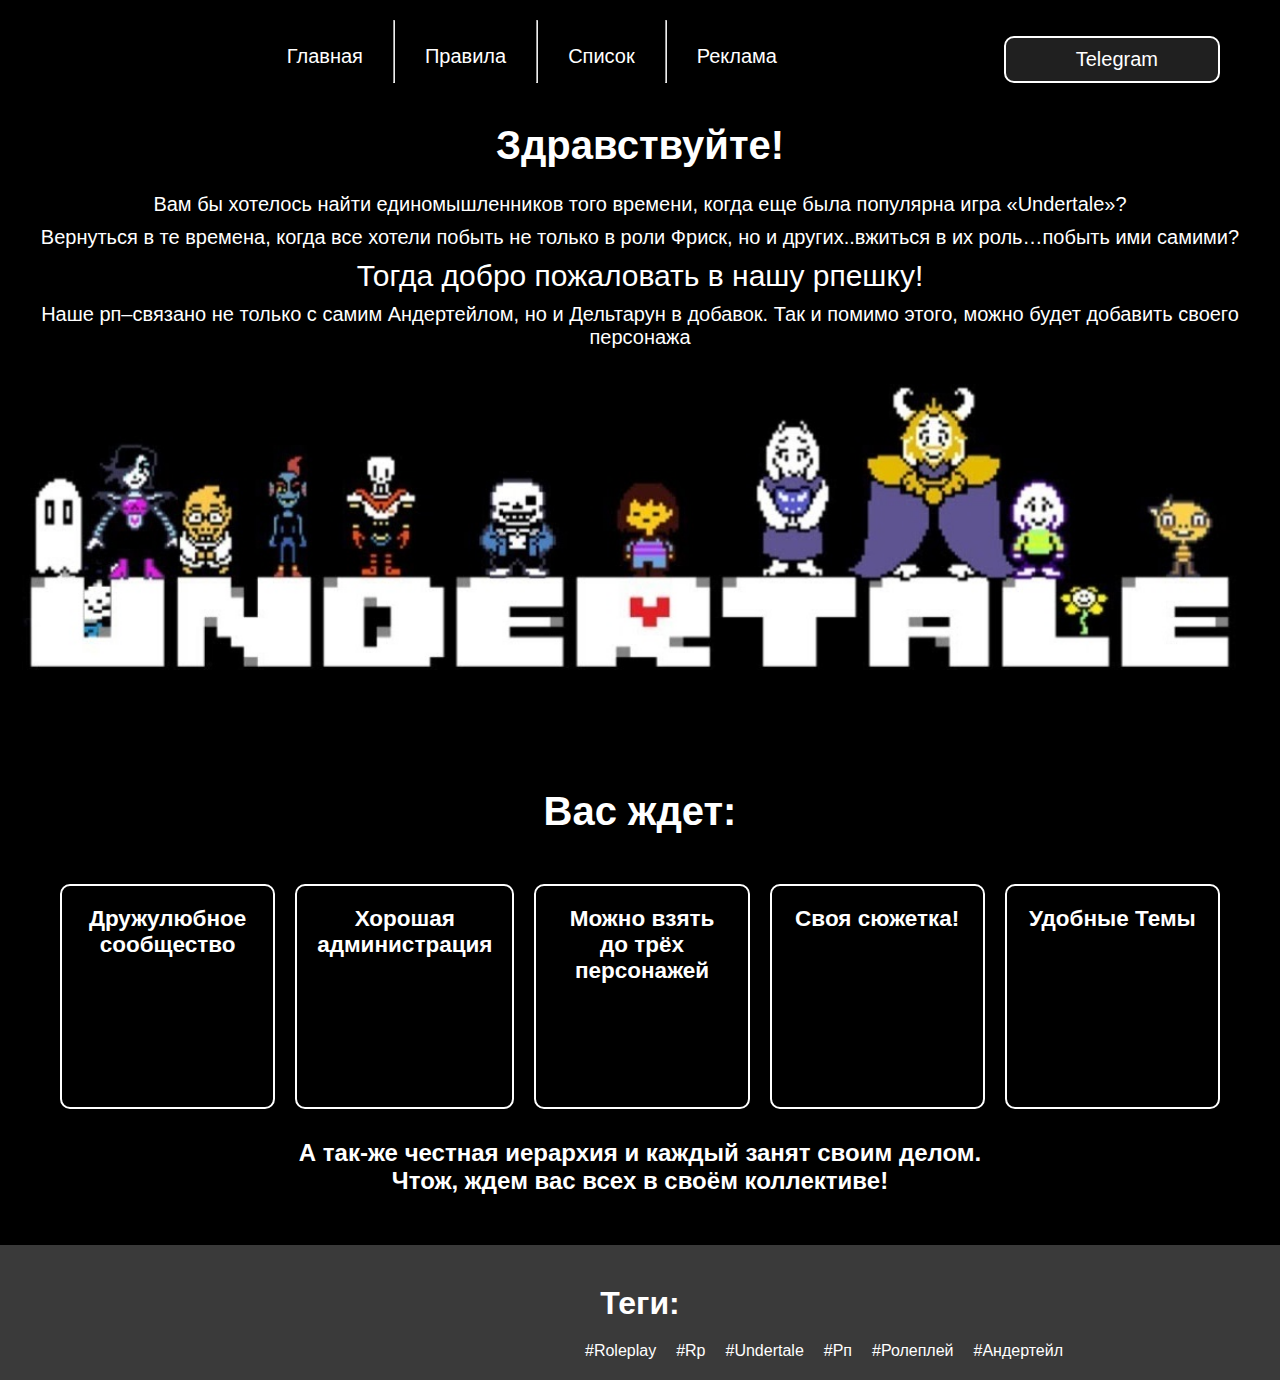
<file: index.html>
<!DOCTYPE html>
<html lang="en">
<head>
    <meta charset="UTF-8">
    <meta http-equiv="X-UA-Compatible" content="IE=edge">
    <meta name="viewport" content="width=device-width, initial-scale=1.0">
    <title>Undertale-RP</title>
    <link rel="stylesheet" href="style.css">
    <link rel="stylesheet" href="https://cdnjs.cloudflare.com/ajax/libs/font-awesome/6.2.0/css/all.min.css" integrity="sha512-xh6O/CkQoPOWDdYTDqeRdPCVd1SpvCA9XXcUnZS2FmJNp1coAFzvtCN9BmamE+4aHK8yyUHUSCcJHgXloTyT2A==" crossorigin="anonymous" referrerpolicy="no-referrer" />
</head>
<body>
    <div class="header">
        <section class="logo"></section>
        <ul>
            <li><a href="#">Главная</a></li>
            <hr>
            <li><a href="rules.html">Правила</a></li>
            <hr>
            <li><a href="">Список</a></li>
            <hr>
            <li><a href="">Реклама</a></li>
        </ul>
        <section class="button">
            <button><i class="fa-brands fa-telegram"></i><a href="https://t.me/Undertale_the_RolePlay" target="_blank">Telegram</a></button>
        </section>
    </div>
    <div class="navbar">
        <section class="a1">
            <h1>Здравствуйте!</h1>
            <ul>
                <li>Вам бы хотелось найти единомышленников того времени, когда еще была популярна игра «Undertale»?</li>
                <li>Вернуться в те времена, когда все хотели побыть не только в роли Фриск, но и других..вжиться в их роль…побыть ими самими?</li>
                <p>Тогда добро пожаловать в нашу рпешку!</p>
                <li>Наше рп–связано не только с самим Андертейлом, но и Дельтарун в добавок. Так и помимо этого, можно будет добавить своего персонажа</li>
            </ul>
        </section>
        <img src="maxresdefault.jpg">
        <section class="a2">
            <h1>Вас ждет:</h1>
            <section class="boxes">
                <section class="box1">
                    <i class="fa-solid fa-users"></i>
                    <h2>Дружулюбное сообщество</h2>
                </section>
                <section class="box1">
                    <i class="fa-solid fa-user-tie"></i>
                    <h2>Хорошая администрация</h2>
                </section>
                <section class="box1">
                    <i class="fa-solid fa-skull"></i>
                    <h2>Можно взять до трёх персонажей</h2>
                </section>
                <section class="box1">
                    <i class="fa-solid fa-book"></i>
                    <h2>Своя сюжетка!</h2>
                </section>
                <section class="box1">
                    <i class="fa-solid fa-list"></i>
                    <h2>Удобные Темы</h2>
                </section>
            </section>
            <h2 class="h2">А так-же честная иерархия и каждый занят своим делом.</h2>
            <h2 class="h2">Чтож, ждем вас всех в своём коллективе!</h2>
        </section>
    </div>
    <div class="footer">
        <h1>Теги:</h1>
        <ul>
            <li>#Roleplay</li>
            <li>#Rp</li>
            <li>#Undertale</li>
            <li>#Рп</li>
            <li>#Ролеплей</li>
            <li>#Андертейл</li>
        </ul>
    </div>
</body>
</html>
</file>
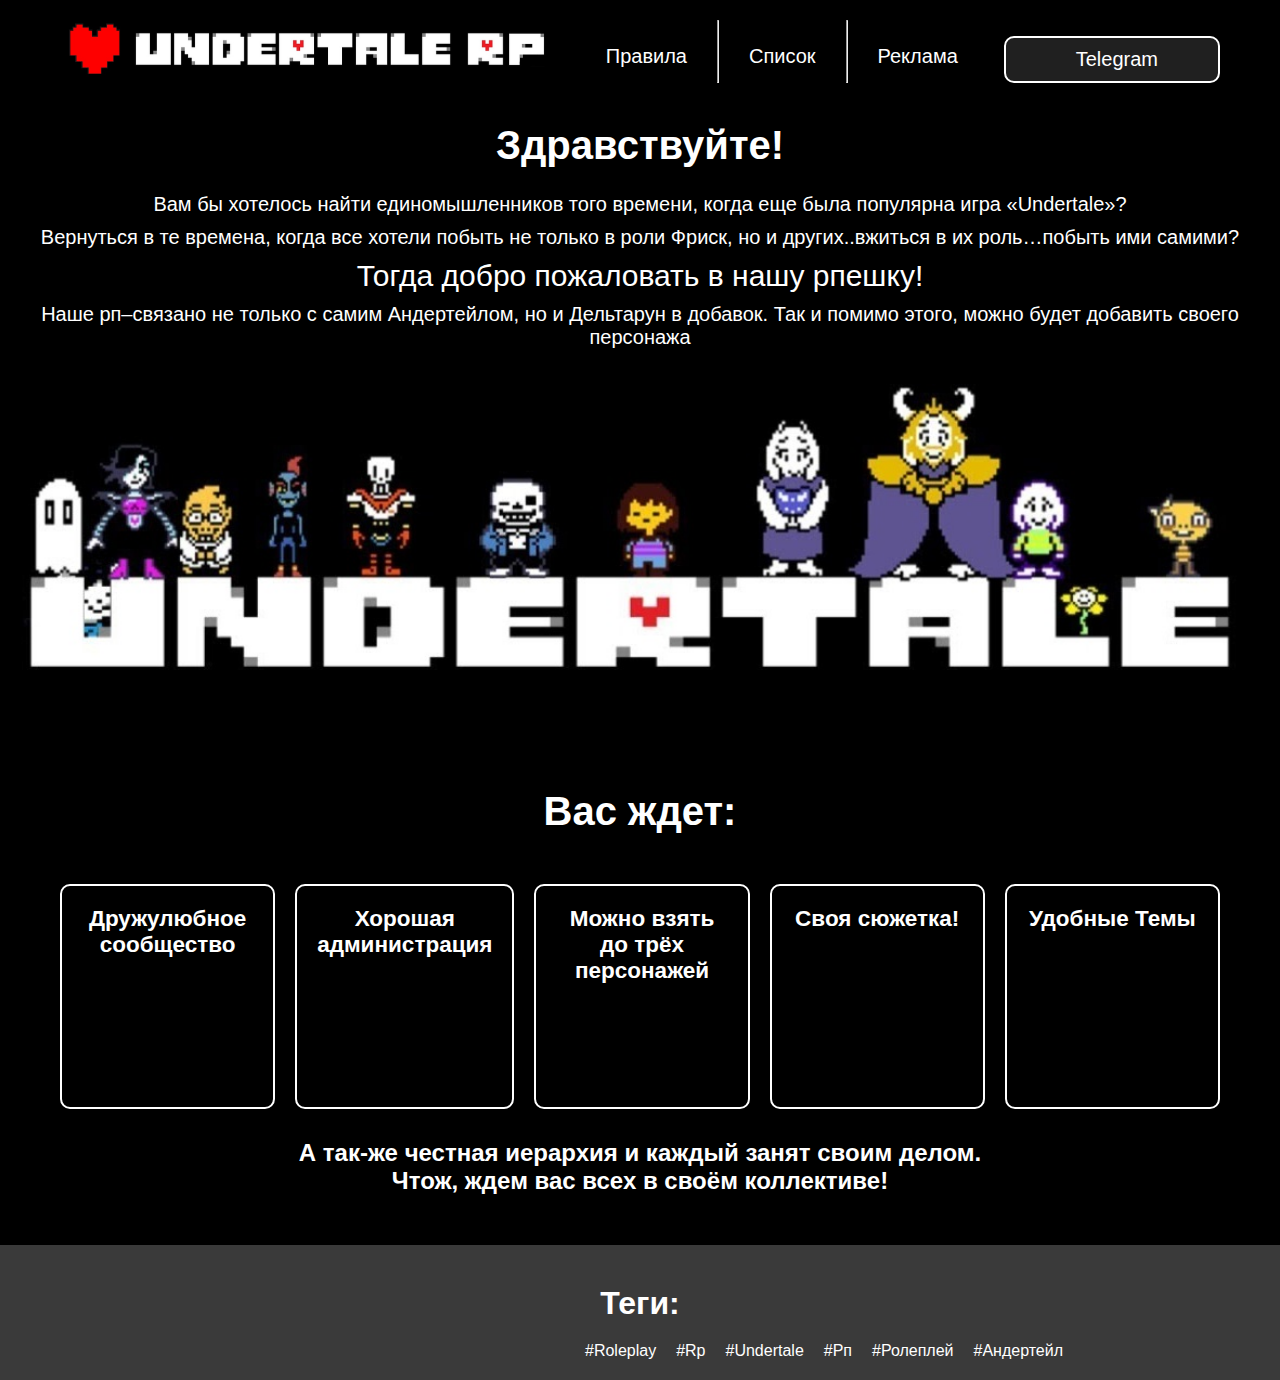
<file: mainmenu.html>
<!DOCTYPE html>
<html lang="en">
<head>
    <meta charset="UTF-8">
    <meta http-equiv="X-UA-Compatible" content="IE=edge">
    <meta name="viewport" content="width=device-width, initial-scale=1.0">
    <title>Undertale-RP</title>
    <link rel="stylesheet" href="mainmenu.css">
    <link rel="stylesheet" href="https://cdnjs.cloudflare.com/ajax/libs/font-awesome/6.2.0/css/all.min.css" integrity="sha512-xh6O/CkQoPOWDdYTDqeRdPCVd1SpvCA9XXcUnZS2FmJNp1coAFzvtCN9BmamE+4aHK8yyUHUSCcJHgXloTyT2A==" crossorigin="anonymous" referrerpolicy="no-referrer" />
</head>
<body>
    <div class="header">
        <section class="logo">
            <h1><a href="#">MMMMMMMMMMMM</a></h1>
        </section>
        <ul>
            <li><a href="">Правила</a></li>
            <hr>
            <li><a href="">Список</a></li>
            <hr>
            <li><a href="">Реклама</a></li>
        </ul>
        <section class="button">
            <button><i class="fa-brands fa-telegram"></i><a href="https://t.me/Undertale_the_RolePlay" target="_blank">Telegram</a></button>
        </section>
    </div>
    <div class="navbar">
        <section class="a1">
            <h1>Здравствуйте!</h1>
            <ul>
                <li>Вам бы хотелось найти единомышленников того времени, когда еще была популярна игра «Undertale»?</li>
                <li>Вернуться в те времена, когда все хотели побыть не только в роли Фриск, но и других..вжиться в их роль…побыть ими самими?</li>
                <p>Тогда добро пожаловать в нашу рпешку!</p>
                <li>Наше рп–связано не только с самим Андертейлом, но и Дельтарун в добавок. Так и помимо этого, можно будет добавить своего персонажа</li>
            </ul>
        </section>
        <img src="maxresdefault.jpg">
        <section class="a2">
            <h1>Вас ждет:</h1>
            <section class="boxes">
                <section class="box1">
                    <i class="fa-solid fa-users"></i>
                    <h2>Дружулюбное сообщество</h2>
                </section>
                <section class="box1">
                    <i class="fa-solid fa-user-tie"></i>
                    <h2>Хорошая администрация</h2>
                </section>
                <section class="box1">
                    <i class="fa-solid fa-skull"></i>
                    <h2>Можно взять до трёх персонажей</h2>
                </section>
                <section class="box1">
                    <i class="fa-solid fa-book"></i>
                    <h2>Своя сюжетка!</h2>
                </section>
                <section class="box1">
                    <i class="fa-solid fa-list"></i>
                    <h2>Удобные Темы</h2>
                </section>
            </section>
            <h2 class="h2">А так-же честная иерархия и каждый занят своим делом.</h2>
            <h2 class="h2">Чтож, ждем вас всех в своём коллективе!</h2>
        </section>
    </div>
    <div class="footer">
        <h1>Теги:</h1>
        <ul>
            <li>#Roleplay</li>
            <li>#Rp</li>
            <li>#Undertale</li>
            <li>#Рп</li>
            <li>#Ролеплей</li>
            <li>#Андертейл</li>
        </ul>
    </div>
</body>
</html>
</file>
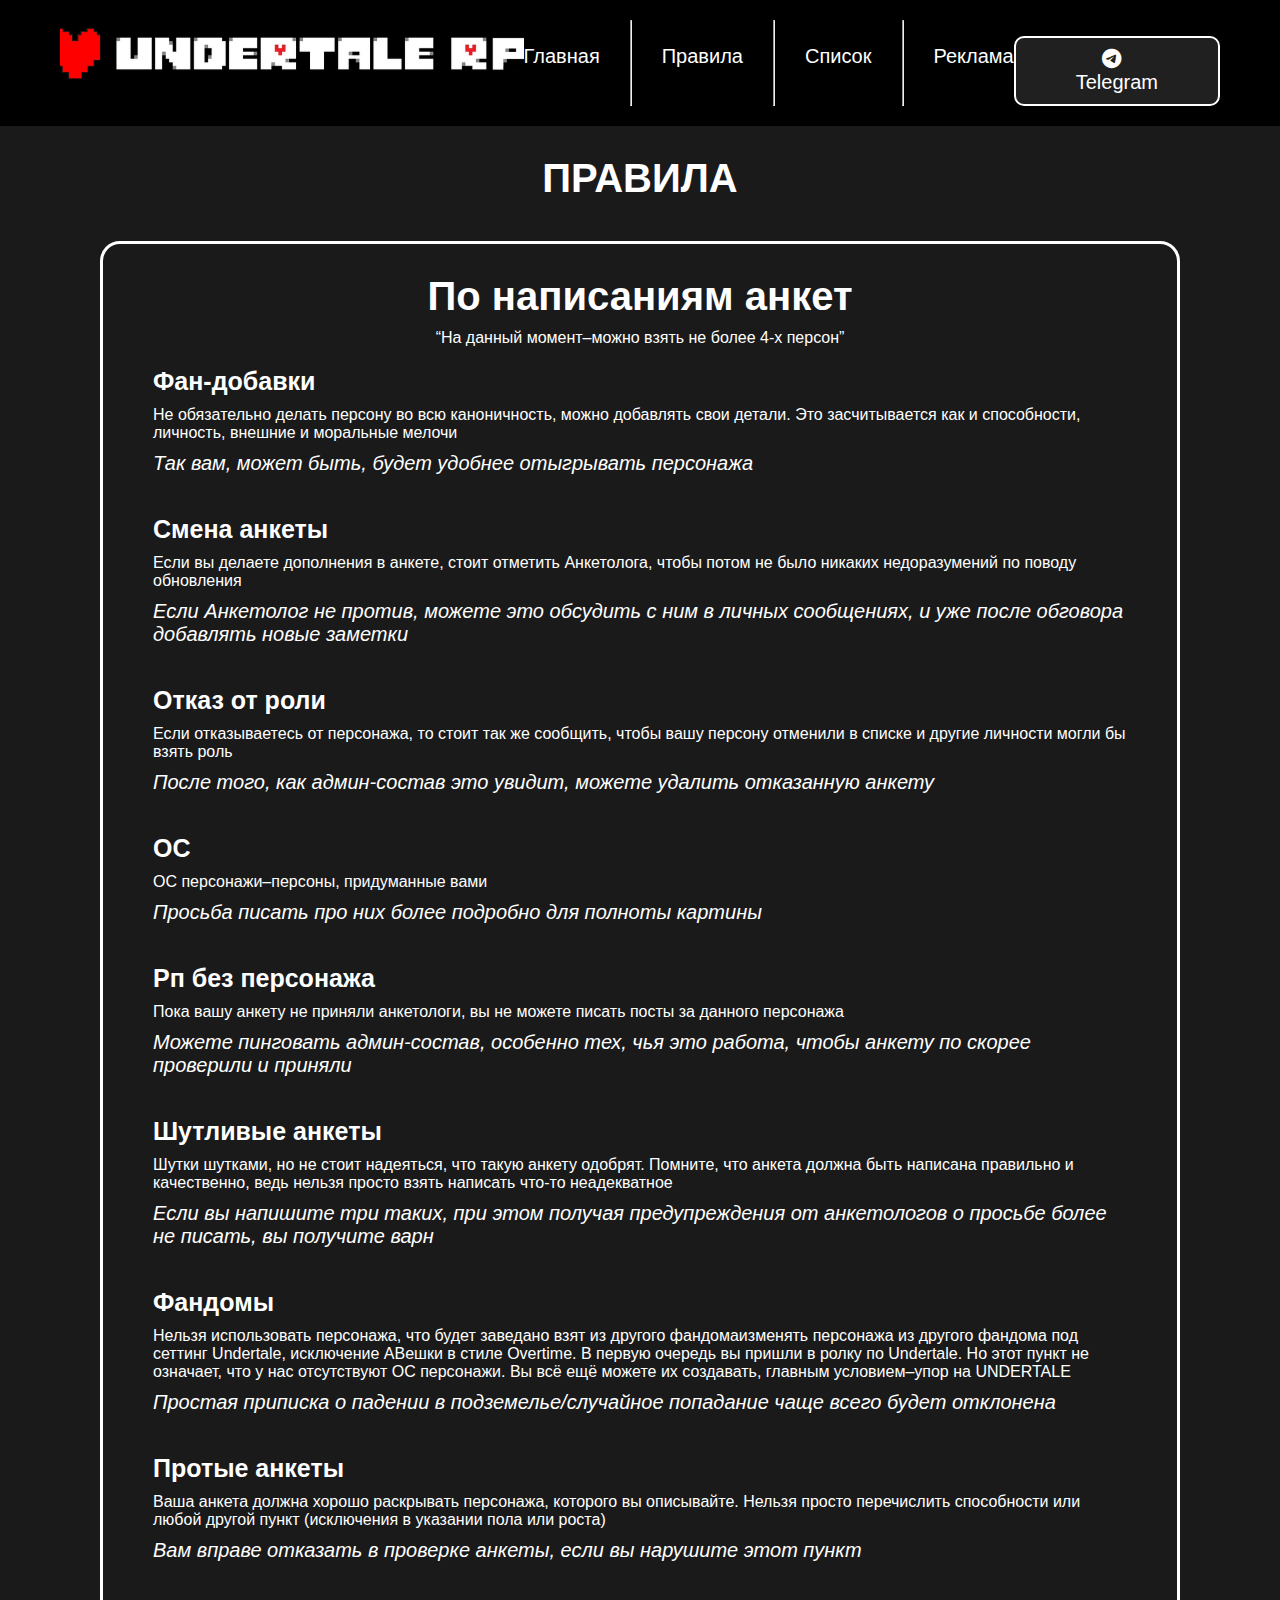
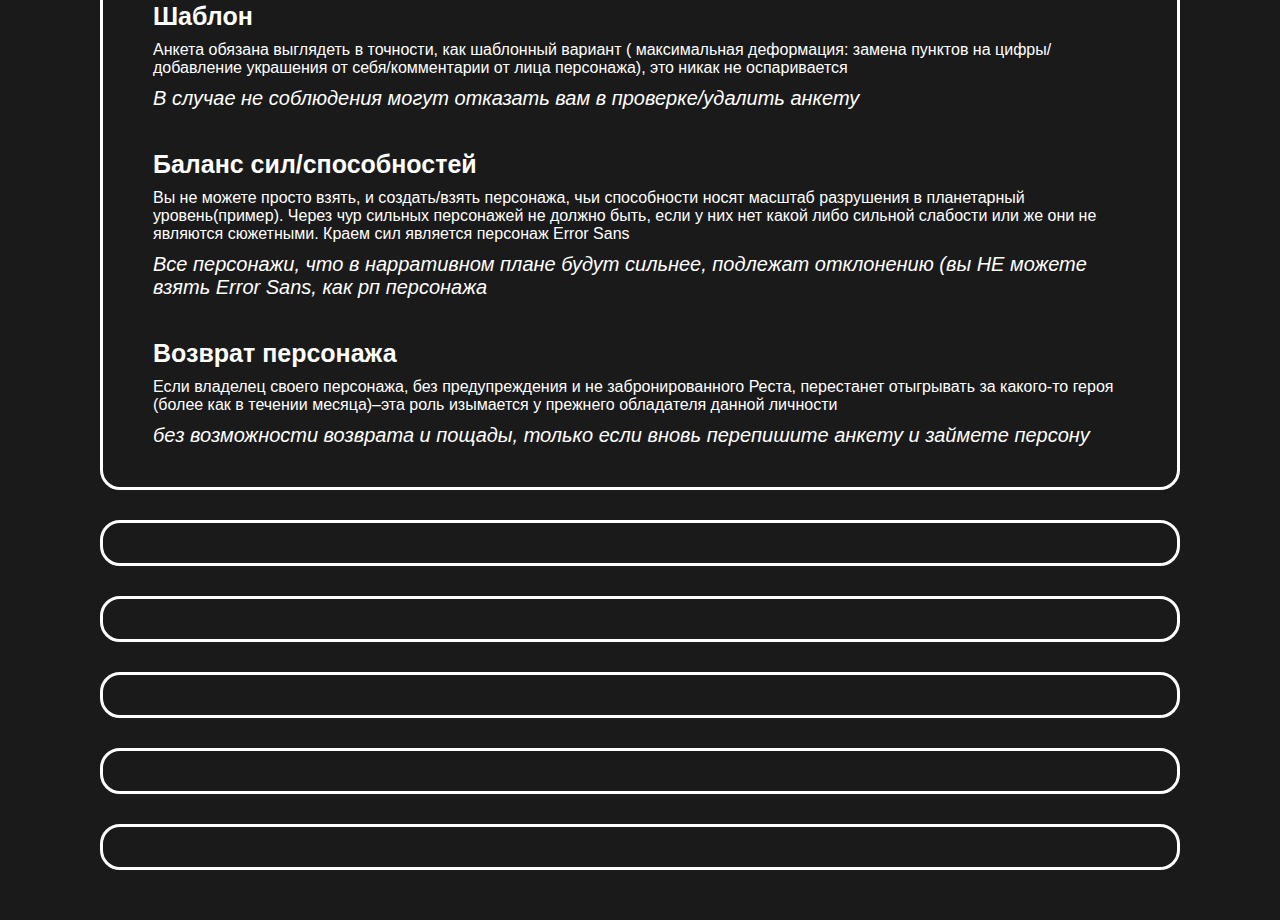
<file: rules.html>
<!DOCTYPE html>
<html lang="en">
<head>
    <meta charset="UTF-8">
    <meta http-equiv="X-UA-Compatible" content="IE=edge">
    <meta name="viewport" content="width=device-width, initial-scale=1.0">
    <title>Rules</title>
    <link rel="stylesheet" href="rules.css">
    <link rel="stylesheet" href="https://cdnjs.cloudflare.com/ajax/libs/font-awesome/6.2.0/css/all.min.css"/>
</head>
<body>
    <div class="header">
        <section class="logo"></section>
        <ul>
            <li><a href="index.html">Главная</a></li>
            <hr>
            <li><a href="">Правила</a></li>
            <hr>
            <li><a href="">Список</a></li>
            <hr>
            <li><a href="">Реклама</a></li>
        </ul>
        <section class="button">
            <button><i class="fa-brands fa-telegram"></i><a href="https://t.me/Undertale_the_RolePlay" target="_blank">Telegram</a></button>
        </section>
    </div>
    <div class="navbar">
        <section class="a1">
            <h1>ПРАВИЛА</h1>
        </section>
        <section class="boxes">
            <h1>По написаниям анкет</h1>
            <q>На данный момент–можно взять не более 4-х персон</q>
            <section class="box1">
                <b>Фан-добавки</b>
                <p>Не обязательно делать персону во всю каноничность, можно добавлять свои детали. Это засчитывается как и способности, личность, внешние и моральные мелочи</p>
                <i>Так вам, может быть, будет удобнее отыгрывать персонажа</i>
            </section>
            <section class="box1">
                <b>Смена анкеты</b>
                <p>Если вы делаете дополнения в анкете, стоит отметить Анкетолога, чтобы потом не было никаких недоразумений по поводу обновления</p>
                <i>Если Анкетолог не против, можете это обсудить с ним в личных сообщениях, и уже после обговора добавлять новые заметки</i>
            </section>
            <section class="box1">
                <b>Отказ от роли</b>
                <p>Если отказываетесь от персонажа, то стоит так же сообщить, чтобы вашу персону отменили в списке и другие личности могли бы взять роль</p>
                <i>После того, как админ-состав это увидит, можете удалить отказанную анкету</i>
            </section>
            <section class="box1">
                <b>ОС</b>
                <p>ОС персонажи–персоны, придуманные вами</p>
                <i>Просьба писать про них более подробно для полноты картины</i>
            </section>
            <section class="box1">
                <b>Рп без персонажа</b>
                <p>Пока вашу анкету не приняли анкетологи, вы не можете писать посты за данного персонажа</p>
                <i>Можете пинговать админ-состав, особенно тех, чья это работа, чтобы анкету по скорее проверили и приняли</i>
            </section>
            <section class="box1">
                <b>Шутливые анкеты</b>
                <p>Шутки шутками, но не стоит надеяться, что такую анкету одобрят. Помните, что анкета должна быть написана правильно и качественно, ведь нельзя просто взять написать что-то неадекватное</p>
                <i>Если вы напишите три таких, при этом получая предупреждения от анкетологов о просьбе более не писать, вы получите варн</i>
            </section>
            <section class="box1">
                <b>Фандомы</b>
                <p>Нельзя использовать персонажа, что будет заведано взят из другого фандомаизменять персонажа из другого фандома под сеттинг Undertale, исключение АВешки в стиле Overtime. В первую очередь вы пришли в ролку по Undertale. Но этот пункт не означает, что у нас отсутствуют ОС персонажи. Вы всё ещё можете их создавать, главным условием–упор на UNDERTALE</p>
                <i>Простая приписка о падении в подземелье/случайное попадание чаще всего будет отклонена</i>
            </section>
            <section class="box1">
                <b>Протые анкеты</b>
                <p>Ваша анкета должна хорошо раскрывать персонажа, которого вы описывайте. Нельзя просто перечислить способности или любой другой пункт (исключения в указании пола или роста)</p>
                <i>Вам вправе отказать в проверке анкеты, если вы нарушите этот пункт</i>
            </section>
            <section class="box1">
                <b>Шаблон</b>
                <p>Анкета обязана выглядеть в точности, как шаблонный вариант ( максимальная деформация: замена пунктов на цифры/добавление украшения от себя/комментарии от лица персонажа), это никак не оспаривается</p>
                <i>В случае не соблюдения могут отказать вам в проверке/удалить анкету</i>
            </section>
            <section class="box1">
                <b>Баланс сил/способностей</b>
                <p>Вы не можете просто взять, и создать/взять персонажа, чьи способности носят масштаб разрушения в планетарный уровень(пример). Через чур сильных персонажей не должно быть, если у них нет какой либо сильной слабости или же они не являются сюжетными. Краем сил является персонаж Error Sans</p>
                <i>Все персонажи, что в нарративном плане будут сильнее, подлежат отклонению
                    (вы НЕ можете взять Error Sans, как рп персонажа</i>
            </section>
            <section class="box1">
                <b>Возврат персонажа</b>
                <p>Если владелец своего персонажа, без предупреждения и не забронированного Реста, перестанет отыгрывать за какого-то героя (более как в течении месяца)–эта роль изымается у прежнего обладателя данной личности</p>
                <i>без возможности возврата и  пощады, только если вновь перепишите анкету и займете персону</i>
            </section>
        </section>
        <section class="boxes"></section>
        <section class="boxes"></section>
        <section class="boxes"></section>
        <section class="boxes"></section>
        <section class="boxes"></section>
    </div>
</body>
</html>
</file>
<file: style.css>
*{
    margin: 0;
    padding: 0;
    box-sizing: border-box;
    list-style-type: none;
    font-family: Arial, Helvetica, sans-serif;
}
@media(max-width: 767px){
    .header{
        justify-content: center;
        text-align: center;
        padding: 10px;
    }
    .header ul{
        justify-content: center;
        padding: 10px 0;
        gap: 5px;
        display: flex;
    }
    .boxes{
        padding: 30px 60px;
    }
    .box1{
        display: flex;
        height: 60px;
        text-align: center;
        font-size: 13px;
        border: 2px solid white;
        border-radius: 10px;
        padding: 10px;
        margin: 20px 0;
    }
    .box1 i{
        font-size: 30px;
        padding: 0 20px 10px 0;
    }
    .footer ul{
        padding: 0 10px;
        gap: 5px;
    }
}
@media(min-width: 768px) and (max-width: 1023px){
    .header{
        justify-content: center;
        text-align: center;
        padding: 20px 60px;
    }
    .header ul{
        justify-content: center;
        padding: 20px 0;
        gap: 30px;
        display: flex;
    }
    .boxes{
        display: flex;
        justify-content: space-between;
        padding: 30px 60px;
        gap: 20px;
    }
    .box1{
        width: 15vh;
        height: 13vh;
        text-align: center;
        font-size: 10px;
        border: 2px solid white;
        border-radius: 10px;
        padding: 10px;
    }
    .box1 i{
        font-size: 30px;
        padding-bottom: 20px;
    }
    .footer ul{
        padding: 0 60px;
        gap: 20px;
    }
}
@media(min-width: 1024px){
    .header{
        display: flex;
        justify-content: space-between;
        padding: 20px 60px;
    }
    .header ul{
        gap: 30px;
        display: flex;
    }
    .boxes{
        display: flex;
        justify-content: space-between;
        padding: 30px 60px;
        gap: 20px;
    }
    .box1{
        width: 30vh;
        height: 25vh;
        text-align: center;
        font-size: 15px;
        border: 2px solid white;
        border-radius: 10px;
        padding: 20px;
    }
    .box1 i{
        font-size: 60px;
        padding-bottom: 50px;
    }
    .footer ul{
        padding: 0 65vh;
        gap: 20px;
    }
}
body{
    color: white;
}
.header{
    background-color: black;
}
.logo{
    background-image: url(undertale.jpg);
    background-size: cover;
    background-position: center;
}
.logo a{
    font-size: 50px;
    color: rgb(0, 0, 0, 0);
}
a{
    color: white;
    text-decoration: none;
}
.header ul li{
    padding-top: 25px;
    font-size: 20px;
}
.header button{
    color: white;
    font-size: 20px;
    margin-top: 16px;
    padding: 10px 60px;
    background-color: rgb(32, 32, 32);
    border: 2px solid white;
    border-radius: 10px;
}
.button i{
    padding: 0 10px 0 0;
    font-size: 20px;
}
.navbar{
    background-color: black;
}
.a1{
    text-align: center;
}
.a1 h1{
    font-size: 40px;
    padding: 20px 0;
}
.a1 ul li{
    padding: 5px 0;
    font-size: 20px;
}
.a1 ul p{
    padding: 5px 0;
    font-size: 30px;
}
.navbar img{
    position: center;
    width: 100%;
    padding: 30px 0;
}
.a2 h1{
    font-size: 40px;
    padding: 20px 0;
    text-align: center;
}
.a2{
    padding-bottom: 50px;
}
.h2{
    text-align: center;
}
.footer{
    background-color: rgb(58, 58, 58);
    text-align: center;
    padding: 20px 0;
}
.footer h1{
    padding: 20px 0;
}
.footer ul{
    display: flex;
    justify-content: space-between;
}
</file>
<file: mainmenu.css>
*{
    margin: 0;
    padding: 0;
    box-sizing: border-box;
    list-style-type: none;
    font-family: Arial, Helvetica, sans-serif;
}
@media(max-width: 767px){
    .header{
        justify-content: center;
        text-align: center;
    }
    .header ul{
        justify-content: center;
        padding: 20px 0;
    }
    .boxes{
        padding: 30px 60px;
    }
    .box1{
        display: flex;
        height: 60px;
        text-align: center;
        font-size: 13px;
        border: 2px solid white;
        border-radius: 10px;
        padding: 10px;
        margin: 20px 0;
    }
    .box1 i{
        font-size: 30px;
        padding: 0 20px 10px 0;
    }
    .footer ul{
        padding: 0 60px;
    }
}
@media(min-width: 768px) and (max-width: 1023px){
    .header{
        justify-content: center;
        text-align: center;
    }
    .header ul{
        justify-content: center;
        padding: 20px 0;
    }
    .boxes{
        display: flex;
        justify-content: space-between;
        padding: 30px 60px;
        gap: 20px;
    }
    .box1{
        width: 15vh;
        height: 13vh;
        text-align: center;
        font-size: 10px;
        border: 2px solid white;
        border-radius: 10px;
        padding: 10px;
    }
    .box1 i{
        font-size: 30px;
        padding-bottom: 20px;
    }
    .footer ul{
        padding: 0 60px;
    }
}
@media(min-width: 1024px){
    .header{
        display: flex;
        justify-content: space-between;
    }
    .boxes{
        display: flex;
        justify-content: space-between;
        padding: 30px 60px;
        gap: 20px;
    }
    .box1{
        width: 30vh;
        height: 25vh;
        text-align: center;
        font-size: 15px;
        border: 2px solid white;
        border-radius: 10px;
        padding: 20px;
    }
    .box1 i{
        font-size: 60px;
        padding-bottom: 50px;
    }
    .footer ul{
        padding: 0 65vh;
    }
}
body{
    color: white;
}
.header{
    background-color: black;
    padding: 20px 60px;
}
.logo{
    background-image: url(undertale.jpg);
    background-size: cover;
    background-position: center;
}
.logo a{
    font-size: 50px;
    color: rgb(0, 0, 0, 0);
}
a{
    color: white;
    text-decoration: none;
}
.header ul{
    gap: 30px;
    display: flex;
}
.header ul li{
    padding-top: 25px;
    font-size: 20px;
}
.header button{
    color: white;
    font-size: 20px;
    margin-top: 16px;
    padding: 10px 60px;
    background-color: rgb(32, 32, 32);
    border: 2px solid white;
    border-radius: 10px;
}
.button i{
    padding: 0 10px 0 0;
    font-size: 20px;
}
.navbar{
    background-color: black;
}
.a1{
    text-align: center;
}
.a1 h1{
    font-size: 40px;
    padding: 20px 0;
}
.a1 ul li{
    padding: 5px 0;
    font-size: 20px;
}
.a1 ul p{
    padding: 5px 0;
    font-size: 30px;
}
.navbar img{
    position: center;
    width: 100%;
    padding: 30px 0;
}
.a2 h1{
    font-size: 40px;
    padding: 20px 0;
    text-align: center;
}
.a2{
    padding-bottom: 50px;
}
.h2{
    text-align: center;
}
.footer{
    background-color: rgb(58, 58, 58);
    text-align: center;
    padding: 20px 0;
}
.footer h1{
    padding: 20px 0;
}
.footer ul{
    display: flex;
    gap: 20px;
    justify-content: space-between;
}
</file>
<file: rules.css>
*{
    margin: 0;
    padding: 0;
    box-sizing: border-box;
    font-family: Arial, Helvetica, sans-serif;
}
@media(max-width: 767px){
    .header{
        justify-content: center;
        text-align: center;
        padding: 20px 10px;
    }
    .logo{
        width: 40vh;
        height: 4vh;
    }
    .header ul{
        font-size: 15px;
        justify-content: center;
        padding: 10px 0;
        gap: 5px;
        display: flex;
    }
    .navbar{
        padding: 10px;
    }
    .navbar h1{
        font-size: 20px;
        padding: 5px 0;
    }
    .boxes{
        border: 3px solid white;
        border-radius: 10px;
        text-align: center;
        padding: 10px 20px;
        margin: 30px 0;
    }
    .box1{
        padding: 15px 0;
        text-align: left;
    }
    .box1 p{
        padding: 5px 0;
        font-size: 15px;
    }
    .box1 li{
        padding: 5px 0;
        font-size: 15px;
    }
    .box1 i{
        font-size: 15px;
    }
}
@media(min-width: 768px) and (max-width: 1023px){
    .header{
        justify-content: center;
        text-align: center;
        padding: 20px 60px;
    }
    .header ul{
        justify-content: center;
        padding: 20px 0;
        gap: 30px;
        display: flex;
    }
    .logo{
        width: 50vh;
        height: 5vh;
    }
    .navbar{
        padding: 20px;
    }
    .navbar h1{
        font-size: 30px;
        padding: 10px 0;
    }
    .boxes{
        border: 3px solid white;
        border-radius: 20px;
        text-align: center;
        padding: 20px 30px;
        margin: 20px 0;
    }
    .box1{
        padding: 20px 0;
        text-align: left;
    }
    .box1 b{
        font-size: 20px;
    }
    .box1 p{
        padding: 10px 0;
    }
    .box1 li{
        padding: 10px 0;
    }
    .box1 u{
        font-size: 20px;
    }
}
@media(min-width: 1024px){
    .header{
        display: flex;
        justify-content: space-between;
        padding: 20px 60px;
    }
    .header ul{
        gap: 30px;
        display: flex;
    }
    .logo{
        width: 60vh;
        height: 8vh;
    }
    .navbar{
        padding: 20px 100px;
    }
    .navbar h1{
        font-size: 40px;
        padding: 10px 0;
    }
    .boxes{
        border: 3px solid white;
        border-radius: 20px;
        text-align: center;
        padding: 20px 50px;
        margin: 30px 0;
    }
    .box1{
        padding: 20px 0;
        text-align: left;
    }
    .box1 b{
        font-size: 25px;
    }
    .box1 p{
        padding: 10px 0;
    }
    .box1 i{
        font-size: 20px;
    }
    .box1 li{
        padding: 10px 0;
    }
    .box1 u{
        font-size: 30px;
    }
}
body{
    color: white;
}
.navbar s{
    color: red;
}
.header{
    background-color: black;
}
.header li{
    list-style-type: none;
}
.logo{
    background-image: url(undertale.jpg);
    background-size: cover;
    background-position: center;
}
a{
    color: white;
    text-decoration: none;
}
.header ul li{
    padding-top: 25px;
    font-size: 20px;
}
.header button{
    color: white;
    font-size: 20px;
    margin-top: 16px;
    padding: 10px 60px;
    background-color: rgb(32, 32, 32);
    border: 2px solid white;
    border-radius: 10px;
}
.button i{
    padding: 0 10px 0 0;
    font-size: 20px;
}
.navbar{
    background-color: rgb(26, 26, 26);
}
.navbar h1{
    text-align: center;
}
.boxes{
    border: 3px solid white;
    border-radius: 20px;
    text-align: center;
}
</file>
